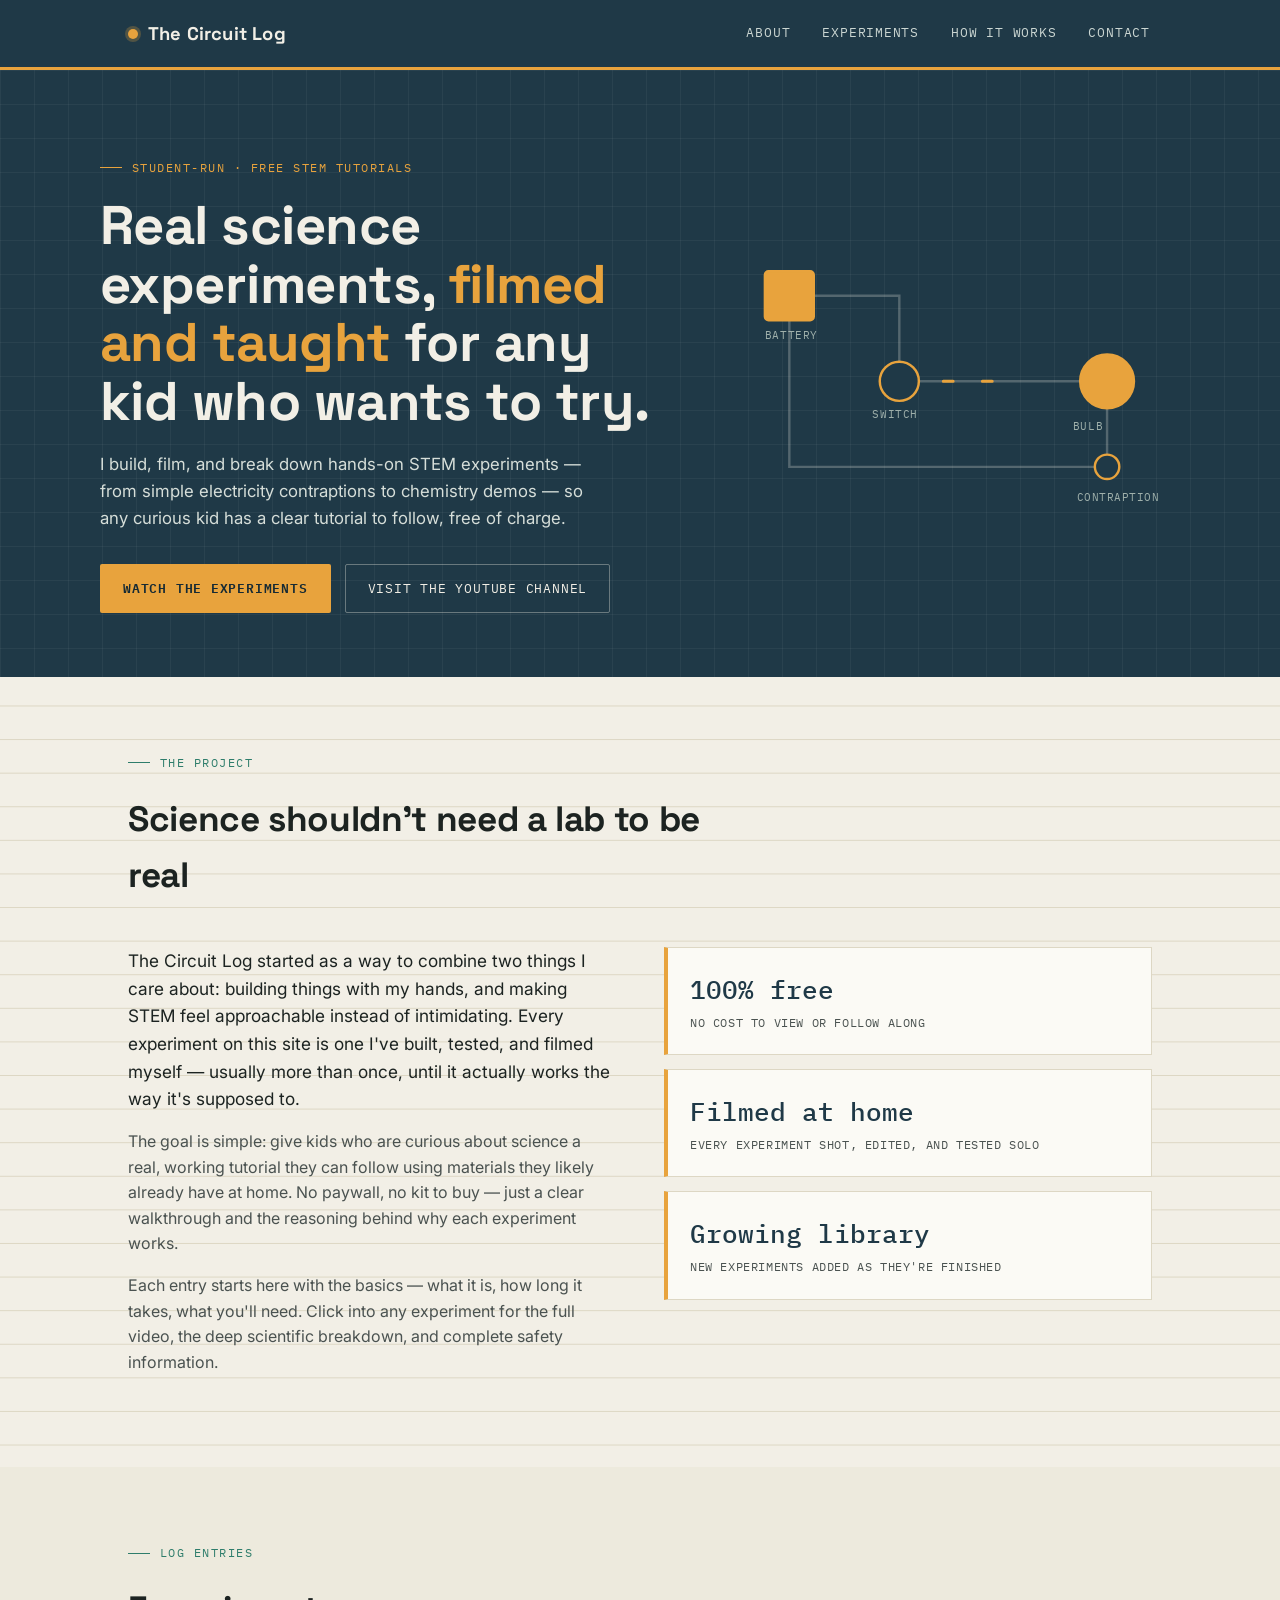
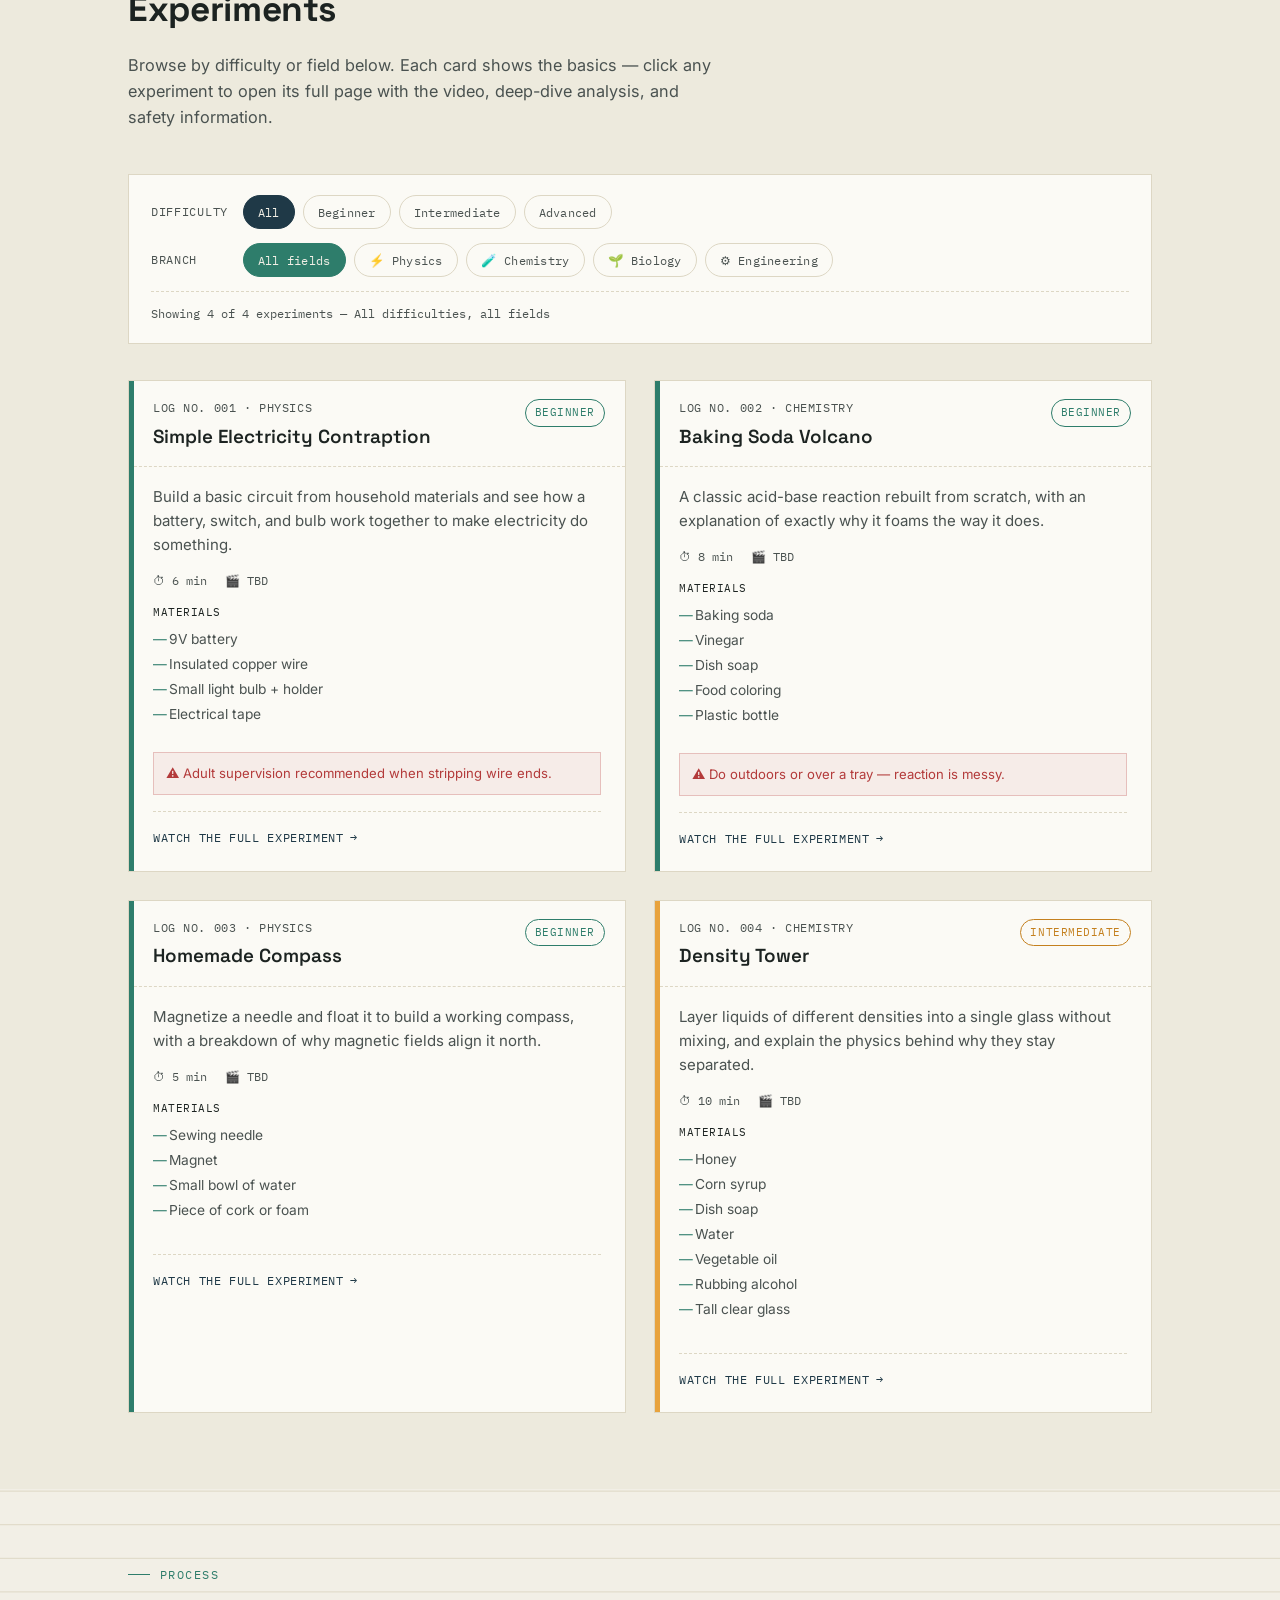
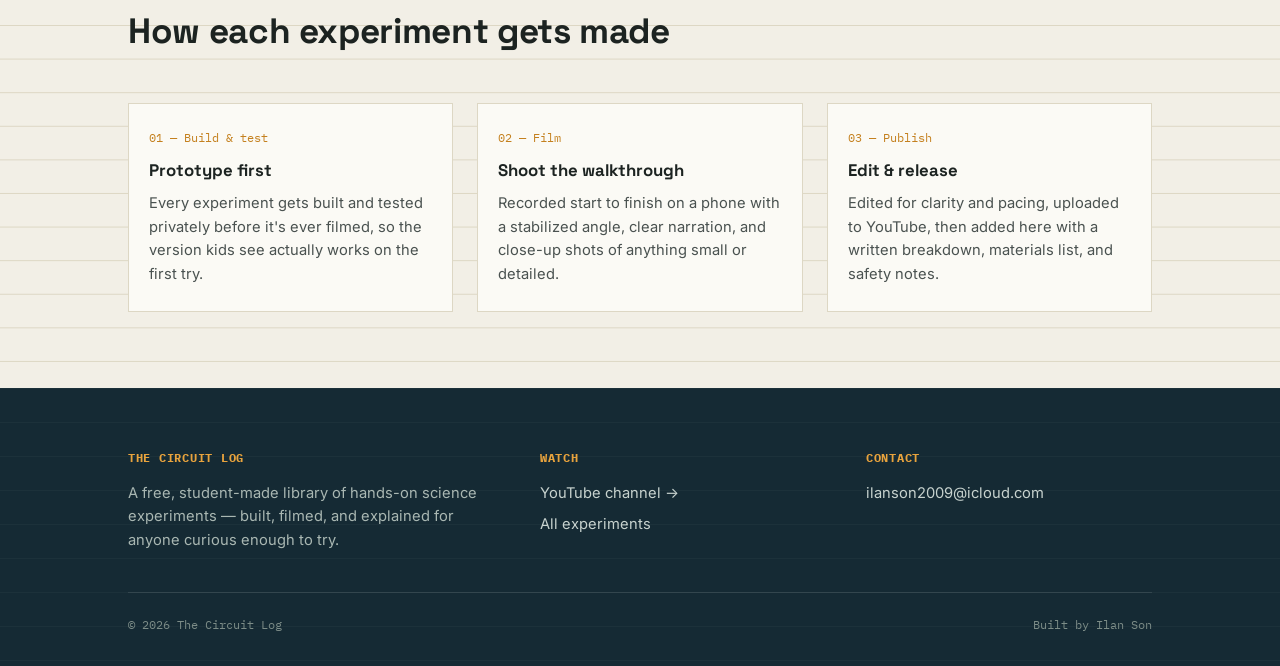
<file: index.html>
<!DOCTYPE html>
<html lang="en">
<head>
<meta charset="UTF-8">
<meta name="viewport" content="width=device-width, initial-scale=1.0">
<title>The Circuit Log — Science Experiments for Curious Kids</title>
<meta name="description" content="Free, hands-on science experiment tutorials filmed and taught by a student, for kids who want to try real STEM at home.">
<link rel="preconnect" href="https://fonts.googleapis.com">
<link rel="preconnect" href="https://fonts.gstatic.com" crossorigin>
<link href="https://fonts.googleapis.com/css2?family=Space+Grotesk:wght@400;500;600;700&family=Inter:wght@400;500;600&family=IBM+Plex+Mono:wght@400;500&display=swap" rel="stylesheet">
<link rel="stylesheet" href="assets/style.css">
</head>
<body>

<header class="site-nav">
  <div class="nav-inner">
    <a href="#top" class="brand"><span class="dot"></span>The Circuit Log</a>
    <button class="nav-toggle" id="navToggle" aria-expanded="false" aria-controls="navLinks">Menu</button>
    <nav class="links" id="navLinks">
      <a href="#about">About</a>
      <a href="#experiments">Experiments</a>
      <a href="#how">How It Works</a>
      <a href="#contact">Contact</a>
    </nav>
  </div>
</header>

<section class="hero" id="top">
  <div class="hero-inner">
    <div>
      <div class="eyebrow">Student-run · free STEM tutorials</div>
      <h1>Real science experiments, <em>filmed and taught</em> for any kid who wants to try.</h1>
      <p class="lede">I build, film, and break down hands-on STEM experiments — from simple electricity contraptions to chemistry demos — so any curious kid has a clear tutorial to follow, free of charge.</p>
      <div class="hero-ctas">
        <a href="#experiments" class="btn btn-primary">Watch the experiments</a>
        <a href="https://www.youtube.com/channel/UC-2XbIqG7p51OJaPaATmr5Q" target="_blank" rel="noopener" class="btn btn-ghost">Visit the YouTube channel</a>
      </div>
    </div>
    <div class="circuit-wrap">
      <svg viewBox="0 0 380 300" xmlns="http://www.w3.org/2000/svg" role="img" aria-label="Animated circuit diagram connecting a battery, switch, and lightbulb">
        <path class="circuit-wire" d="M60,80 H150 V150 H320" />
        <path class="circuit-wire" d="M60,80 V220 H320 V150" />
        <path class="circuit-pulse" d="M60,80 H150 V150 H320 V150 H60 V80" />
        <rect class="circuit-node on" x="40" y="60" width="40" height="40" rx="3"/>
        <text class="circuit-label" x="40" y="115">battery</text>
        <circle class="circuit-node" cx="150" cy="150" r="16"/>
        <text class="circuit-label" x="128" y="180">switch</text>
        <g class="bulb-glow">
          <circle class="circuit-node on" cx="320" cy="150" r="22"/>
        </g>
        <text class="circuit-label" x="292" y="190">bulb</text>
        <circle class="circuit-node" cx="320" cy="220" r="10"/>
        <text class="circuit-label" x="295" y="248">contraption</text>
      </svg>
    </div>
  </div>
</section>

<main>
  <section id="about">
    <div class="wrap">
      <div class="section-head">
        <div class="eyebrow">The project</div>
        <h2>Science shouldn't need a lab to be real</h2>
      </div>
      <div class="about-grid">
        <div class="about-copy">
          <p>The Circuit Log started as a way to combine two things I care about: building things with my hands, and making STEM feel approachable instead of intimidating. Every experiment on this site is one I've built, tested, and filmed myself — usually more than once, until it actually works the way it's supposed to.</p>
          <p>The goal is simple: give kids who are curious about science a real, working tutorial they can follow using materials they likely already have at home. No paywall, no kit to buy — just a clear walkthrough and the reasoning behind why each experiment works.</p>
          <p>Each entry starts here with the basics — what it is, how long it takes, what you'll need. Click into any experiment for the full video, the deep scientific breakdown, and complete safety information.</p>
        </div>
        <div>
          <div class="stat-card">
            <div class="num">100% free</div>
            <div class="label">No cost to view or follow along</div>
          </div>
          <div class="stat-card">
            <div class="num">Filmed at home</div>
            <div class="label">Every experiment shot, edited, and tested solo</div>
          </div>
          <div class="stat-card">
            <div class="num">Growing library</div>
            <div class="label">New experiments added as they're finished</div>
          </div>
        </div>
      </div>
    </div>
  </section>

  <section id="experiments" style="background:#EDEADD;">
    <div class="wrap">
      <div class="section-head">
        <div class="eyebrow">Log entries</div>
        <h2>Experiments</h2>
        <p>Browse by difficulty or field below. Each card shows the basics — click any experiment to open its full page with the video, deep-dive analysis, and safety information.</p>
      </div>

      <div class="filter-block">
        <div class="filter-row">
          <span class="filter-row-label">Difficulty</span>
          <div class="filter-bar" id="difficultyBar" role="tablist" aria-label="Filter by difficulty">
            <button class="filter-btn active" data-difficulty="all">All</button>
            <button class="filter-btn" data-difficulty="beginner">Beginner</button>
            <button class="filter-btn" data-difficulty="intermediate">Intermediate</button>
            <button class="filter-btn" data-difficulty="advanced">Advanced</button>
          </div>
        </div>
        <div class="filter-row">
          <span class="filter-row-label">Branch</span>
          <div class="filter-bar filter-bar-branch" id="disciplineBar" role="tablist" aria-label="Filter by field of science">
            <button class="filter-btn branch-btn active" data-discipline="all">All fields</button>
            <button class="filter-btn branch-btn" data-discipline="physics">⚡ Physics</button>
            <button class="filter-btn branch-btn" data-discipline="chemistry">🧪 Chemistry</button>
            <button class="filter-btn branch-btn" data-discipline="biology">🌱 Biology</button>
            <button class="filter-btn branch-btn" data-discipline="engineering">⚙ Engineering</button>
          </div>
        </div>
        <p class="filter-count" id="filterCount"></p>
      </div>

      <div class="log-grid" id="logGrid"></div>
      <p class="empty-state" id="emptyState" hidden>No experiments in this branch yet — check back soon, or try a different filter.</p>
    </div>
  </section>

  <section id="how">
    <div class="wrap">
      <div class="section-head">
        <div class="eyebrow">Process</div>
        <h2>How each experiment gets made</h2>
      </div>
      <div class="steps">
        <div class="step">
          <div class="tag">01 — Build & test</div>
          <h3>Prototype first</h3>
          <p>Every experiment gets built and tested privately before it's ever filmed, so the version kids see actually works on the first try.</p>
        </div>
        <div class="step">
          <div class="tag">02 — Film</div>
          <h3>Shoot the walkthrough</h3>
          <p>Recorded start to finish on a phone with a stabilized angle, clear narration, and close-up shots of anything small or detailed.</p>
        </div>
        <div class="step">
          <div class="tag">03 — Publish</div>
          <h3>Edit & release</h3>
          <p>Edited for clarity and pacing, uploaded to YouTube, then added here with a written breakdown, materials list, and safety notes.</p>
        </div>
      </div>
    </div>
  </section>
</main>

<footer id="contact">
  <div class="wrap">
    <div class="footer-grid">
      <div>
        <h4>The Circuit Log</h4>
        <p>A free, student-made library of hands-on science experiments — built, filmed, and explained for anyone curious enough to try.</p>
      </div>
      <div>
        <h4>Watch</h4>
        <ul>
          <li><a href="https://www.youtube.com/channel/UC-2XbIqG7p51OJaPaATmr5Q" target="_blank" rel="noopener">YouTube channel →</a></li>
          <li><a href="#experiments">All experiments</a></li>
        </ul>
      </div>
      <div>
        <h4>Contact</h4>
        <ul>
          <li><a href="mailto:ilanson2009@icloud.com">ilanson2009@icloud.com</a></li>
        </ul>
      </div>
    </div>
    <div class="footer-bottom">
      <span>© 2026 The Circuit Log</span>
      <span>Built by Ilan Son</span>
    </div>
  </div>
</footer>

<script src="assets/data.js"></script>
<script src="assets/hub.js"></script>
</body>
</html>
</file>
<file: assets/style.css>
:root{
  --paper:#F2EFE6;
  --paper-line:#DDD7C4;
  --ink:#1C2321;
  --ink-soft:#4A5250;
  --navy:#1F3947;
  --navy-deep:#152A34;
  --spark:#E8A33D;
  --spark-deep:#C4801E;
  --circuit:#2E7D6B;
  --safety:#B33A3A;
  --display:'Space Grotesk', sans-serif;
  --body:'Inter', sans-serif;
  --mono:'IBM Plex Mono', monospace;
  --radius:2px;
}

*{box-sizing:border-box; margin:0; padding:0;}

html{scroll-behavior:smooth;}

body{
  background:var(--paper);
  color:var(--ink);
  font-family:var(--body);
  line-height:1.6;
  background-image: linear-gradient(var(--paper-line) 1px, transparent 1px);
  background-size: 100% 2.1em;
}

a{color:inherit;}
img, iframe{max-width:100%; display:block;}

:focus-visible{ outline:3px solid var(--spark); outline-offset:2px; }

.wrap{ max-width:1080px; margin:0 auto; padding:0 28px; }

/* ---------- NAV ---------- */
header.site-nav{
  position:sticky; top:0; z-index:50;
  background:var(--navy);
  border-bottom:3px solid var(--spark);
}
.nav-inner{
  display:flex; align-items:center; justify-content:space-between;
  padding:16px 28px; max-width:1080px; margin:0 auto;
}
.brand{
  font-family:var(--display); font-weight:700; font-size:1.15rem;
  color:var(--paper); letter-spacing:0.01em;
  display:flex; align-items:center; gap:10px;
  text-decoration:none;
}
.brand .dot{
  width:10px; height:10px; background:var(--spark); border-radius:50%;
  box-shadow:0 0 0 3px rgba(232,163,61,0.25);
}
nav.links{
  display:flex; gap:28px;
  font-family:var(--mono); font-size:0.82rem;
  text-transform:uppercase; letter-spacing:0.06em;
}
nav.links a{
  text-decoration:none; color:#CBD6D2; padding:6px 2px;
  border-bottom:2px solid transparent;
  transition:color .15s ease, border-color .15s ease;
}
nav.links a:hover{ color:var(--paper); border-color:var(--spark); }
.nav-toggle{ display:none; }

/* ---------- HERO (hub) ---------- */
.hero{
  background:var(--navy);
  background-image:
    linear-gradient(rgba(255,255,255,0.045) 1px, transparent 1px),
    linear-gradient(90deg, rgba(255,255,255,0.045) 1px, transparent 1px);
  background-size: 34px 34px;
  color:var(--paper);
  padding:88px 28px 64px;
  overflow:hidden;
}
.hero-inner{
  max-width:1080px; margin:0 auto;
  display:grid; grid-template-columns:1.1fr 0.9fr; gap:48px; align-items:center;
}
.eyebrow{
  font-family:var(--mono); font-size:0.78rem; letter-spacing:0.12em;
  text-transform:uppercase; color:var(--spark);
  display:flex; align-items:center; gap:10px; margin-bottom:18px;
}
.eyebrow::before{ content:""; width:22px; height:1px; background:var(--spark); }
.hero h1{
  font-family:var(--display); font-weight:700;
  font-size:clamp(2.2rem, 4.4vw, 3.4rem); line-height:1.08; letter-spacing:-0.01em;
}
.hero h1 em{ font-style:normal; color:var(--spark); }
.hero p.lede{ margin-top:20px; font-size:1.05rem; color:#D6DED9; max-width:46ch; }
.hero-ctas{ margin-top:32px; display:flex; gap:14px; flex-wrap:wrap; }

.btn{
  font-family:var(--mono); font-size:0.82rem; text-transform:uppercase;
  letter-spacing:0.06em; text-decoration:none; padding:13px 22px;
  border-radius:var(--radius); display:inline-block; border:1.5px solid transparent;
  transition:transform .12s ease, background .15s ease;
}
.btn-primary{ background:var(--spark); color:var(--navy-deep); font-weight:600; }
.btn-primary:hover{ background:#F0B458; transform:translateY(-1px); }
.btn-ghost{ border-color:rgba(242,239,230,0.35); color:var(--paper); }
.btn-ghost:hover{ border-color:var(--paper); }
.btn-outline-navy{ border-color:var(--navy); color:var(--navy); }
.btn-outline-navy:hover{ background:var(--navy); color:var(--paper); }

/* circuit signature */
.circuit-wrap{ position:relative; }
.circuit-wrap svg{ width:100%; height:auto; }
.circuit-node{ fill:var(--navy); stroke:var(--spark); stroke-width:2; }
.circuit-node.on{ fill:var(--spark); }
.circuit-wire{ fill:none; stroke:rgba(242,239,230,0.25); stroke-width:2; }
.circuit-pulse{
  fill:none; stroke:var(--spark); stroke-width:2.5; stroke-linecap:round;
  stroke-dasharray:8 220; stroke-dashoffset:0;
  animation:pulse-travel 4.5s linear infinite;
}
.circuit-label{
  font-family:var(--mono); font-size:9px; fill:#9FB0AB;
  text-transform:uppercase; letter-spacing:0.05em;
}
@keyframes pulse-travel{ from{ stroke-dashoffset:0; } to{ stroke-dashoffset:-460; } }
.bulb-glow{ animation:glow 2.4s ease-in-out infinite; transform-origin:center; }
@keyframes glow{ 0%,100%{ opacity:0.55; } 50%{ opacity:1; } }

@media (prefers-reduced-motion:reduce){
  .circuit-pulse{ animation:none; }
  .bulb-glow{ animation:none; }
  html{ scroll-behavior:auto; }
}

/* ---------- SECTION shared ---------- */
section{ padding:76px 0; }
.section-head{ margin-bottom:44px; max-width:60ch; }
.section-head .eyebrow{ color:var(--circuit); }
.section-head .eyebrow::before{ background:var(--circuit); }
.section-head h2{
  font-family:var(--display); font-weight:700;
  font-size:clamp(1.6rem, 3vw, 2.2rem); letter-spacing:-0.01em;
}
.section-head p{ margin-top:14px; color:var(--ink-soft); font-size:1.02rem; }

/* ---------- ABOUT ---------- */
.about-grid{ display:grid; grid-template-columns:1fr 1fr; gap:48px; align-items:start; }
.about-copy p{ margin-bottom:16px; color:var(--ink-soft); }
.about-copy p:first-child{ color:var(--ink); font-size:1.08rem; }
.stat-card{
  background:#FBFAF5; border:1px solid var(--paper-line);
  border-left:4px solid var(--spark); padding:22px 22px; margin-bottom:14px;
}
.stat-card .num{ font-family:var(--mono); font-size:1.6rem; font-weight:500; color:var(--navy); }
.stat-card .label{
  font-family:var(--mono); font-size:0.75rem; text-transform:uppercase;
  letter-spacing:0.05em; color:var(--ink-soft); margin-top:2px;
}

/* ---------- FILTER BAR ---------- */
.filter-block{
  border:1px solid var(--paper-line); background:#FBFAF5;
  padding:20px 22px; margin-bottom:36px;
}
.filter-row{ display:flex; align-items:center; gap:16px; flex-wrap:wrap; }
.filter-row + .filter-row{ margin-top:14px; }
.filter-row-label{
  font-family:var(--mono); font-size:0.72rem; text-transform:uppercase;
  letter-spacing:0.06em; color:var(--ink-soft); width:76px; flex-shrink:0;
}
.filter-bar{ display:flex; gap:8px; flex-wrap:wrap; }
.filter-btn{
  font-family:var(--mono); font-size:0.78rem; letter-spacing:0.02em;
  background:transparent; border:1.5px solid var(--paper-line); color:var(--ink-soft);
  padding:8px 14px; border-radius:20px; cursor:pointer; transition:all .15s ease;
}
.filter-btn:hover{ border-color:var(--circuit); color:var(--ink); }
.filter-btn.active{ background:var(--navy); border-color:var(--navy); color:var(--paper); }
.filter-bar-branch .filter-btn.active{ background:var(--circuit); border-color:var(--circuit); }
.filter-count{
  margin-top:14px; font-family:var(--mono); font-size:0.75rem; color:var(--ink-soft);
  border-top:1px dashed var(--paper-line); padding-top:12px;
}
.empty-state{
  text-align:center; padding:48px 20px; color:var(--ink-soft);
  font-family:var(--mono); font-size:0.88rem; border:1px dashed var(--paper-line);
}

/* ---------- HUB CARDS (simplified — facts only, click through for more) ---------- */
.log-grid{ display:grid; grid-template-columns:repeat(2, 1fr); gap:28px; }
.log-card{
  background:#FBFAF5; border:1px solid var(--paper-line);
  position:relative; display:flex; flex-direction:column;
  text-decoration:none; color:var(--ink);
  transition:border-color .15s ease, transform .15s ease;
}
.log-card:hover{ border-color:var(--circuit); transform:translateY(-2px); }
.log-card::before{
  content:""; position:absolute; left:0; top:0; bottom:0; width:5px; background:var(--circuit);
}
.log-card.difficulty-beginner::before{ background:var(--circuit); }
.log-card.difficulty-intermediate::before{ background:var(--spark); }
.log-card.difficulty-advanced::before{ background:var(--safety); }
.log-head{
  padding:18px 20px 14px 24px; display:flex; justify-content:space-between;
  align-items:flex-start; gap:10px; border-bottom:1px dashed var(--paper-line);
}
.log-no{
  font-family:var(--mono); font-size:0.72rem; color:var(--ink-soft);
  text-transform:uppercase; letter-spacing:0.05em;
}
.log-title{ font-family:var(--display); font-weight:600; font-size:1.18rem; margin-top:4px; }
.badge{
  font-family:var(--mono); font-size:0.68rem; text-transform:uppercase;
  letter-spacing:0.05em; padding:4px 9px; border-radius:20px;
  white-space:nowrap; border:1px solid currentColor;
}
.badge-beginner{ color:var(--circuit); }
.badge-intermediate{ color:var(--spark-deep); }
.badge-advanced{ color:var(--safety); }

.log-body{ padding:18px 24px 22px; flex:1; display:flex; flex-direction:column; }
.log-body p.desc{ color:var(--ink-soft); font-size:0.94rem; margin-bottom:14px; }

.meta-row{
  display:flex; gap:18px; font-family:var(--mono); font-size:0.75rem;
  color:var(--ink-soft); margin-bottom:14px; flex-wrap:wrap;
}
.meta-row span{ display:flex; align-items:center; gap:5px; }

.materials{ font-size:0.86rem; margin-bottom:14px; }
.materials-label{
  font-family:var(--mono); font-size:0.7rem; text-transform:uppercase;
  letter-spacing:0.05em; color:var(--ink); margin-bottom:6px;
}
.materials ul{ list-style:none; }
.materials li{ padding-left:16px; position:relative; color:var(--ink-soft); margin-bottom:3px; }
.materials li::before{ content:"—"; position:absolute; left:0; color:var(--circuit); }

.safety-note{
  margin-top:10px;
  background:rgba(179,58,58,0.07); border:1px solid rgba(179,58,58,0.25);
  color:var(--safety); font-size:0.82rem; padding:10px 12px; display:flex; gap:8px;
}

.card-cta{
  margin-top:auto; padding-top:16px;
  font-family:var(--mono); font-size:0.78rem; text-transform:uppercase;
  letter-spacing:0.05em; color:var(--navy);
  display:flex; align-items:center; gap:6px;
  border-top:1px dashed var(--paper-line); margin-top:16px;
}
.log-card:hover .card-cta{ color:var(--circuit); }
.card-cta .arrow{ transition:transform .15s ease; }
.log-card:hover .card-cta .arrow{ transform:translateX(4px); }

/* ---------- HOW IT WORKS ---------- */
.steps{ display:grid; grid-template-columns:repeat(3, 1fr); gap:24px; }
.step{ background:#FBFAF5; border:1px solid var(--paper-line); padding:24px 20px; }
.step .tag{ font-family:var(--mono); font-size:0.75rem; color:var(--spark-deep); margin-bottom:10px; }
.step h3{ font-family:var(--display); font-size:1.05rem; margin-bottom:8px; }
.step p{ color:var(--ink-soft); font-size:0.92rem; }

/* ---------- FOOTER / CONTACT ---------- */
footer{
  background:var(--navy-deep); color:#C7D2CE; padding:60px 0 32px;
  background-image: linear-gradient(rgba(255,255,255,0.03) 1px, transparent 1px);
  background-size:100% 34px;
}
.footer-grid{ display:grid; grid-template-columns:1.3fr 1fr 1fr; gap:40px; margin-bottom:40px; }
footer h4{
  font-family:var(--mono); font-size:0.78rem; text-transform:uppercase;
  letter-spacing:0.06em; color:var(--spark); margin-bottom:14px;
}
footer p{ color:#A9B7B2; font-size:0.92rem; }
footer a{ text-decoration:none; color:#C7D2CE; }
footer a:hover{ color:var(--spark); }
footer ul{ list-style:none; }
footer li{ margin-bottom:8px; font-size:0.92rem; }
.footer-bottom{
  border-top:1px solid rgba(255,255,255,0.1); padding-top:22px;
  font-family:var(--mono); font-size:0.75rem; color:#7C8C87;
  display:flex; justify-content:space-between; flex-wrap:wrap; gap:10px;
}

/* =========================================================================
   DETAIL PAGE — larger, more sophisticated single-experiment layout
   ========================================================================= */

.detail-nav{
  position:sticky; top:57px; z-index:40;
  background:#EDEADD; border-bottom:1px solid var(--paper-line);
}
.detail-jump-wrap{ background:#EDEADD; border-bottom:1px solid var(--paper-line); }
.detail-nav .wrap{ display:flex; align-items:center; justify-content:space-between; gap:20px; padding:14px 28px; }
.back-link{
  font-family:var(--mono); font-size:0.78rem; text-transform:uppercase;
  letter-spacing:0.05em; text-decoration:none; color:var(--ink-soft);
  display:flex; align-items:center; gap:8px;
  transition:color .15s ease;
}
.back-link:hover{ color:var(--navy); }
.detail-jump{ display:flex; gap:22px; font-family:var(--mono); font-size:0.76rem; text-transform:uppercase; letter-spacing:0.05em; }
.detail-jump a{ text-decoration:none; color:var(--ink-soft); }
.detail-jump a:hover{ color:var(--circuit); }

.detail-hero{
  background:var(--navy);
  background-image:
    linear-gradient(rgba(255,255,255,0.045) 1px, transparent 1px),
    linear-gradient(90deg, rgba(255,255,255,0.045) 1px, transparent 1px);
  background-size: 34px 34px;
  color:var(--paper);
  padding:64px 28px 56px;
}
.detail-hero .wrap{ max-width:900px; }
.detail-meta-badges{ display:flex; gap:10px; align-items:center; margin-bottom:20px; flex-wrap:wrap; }
.detail-badge{
  font-family:var(--mono); font-size:0.72rem; text-transform:uppercase;
  letter-spacing:0.05em; padding:5px 12px; border-radius:20px; border:1px solid currentColor;
}
.detail-badge-beginner{ color:#7FD4B0; }
.detail-badge-intermediate{ color:var(--spark); }
.detail-badge-advanced{ color:#F0938E; }
.detail-hero h1{
  font-family:var(--display); font-weight:700;
  font-size:clamp(2.4rem, 5.5vw, 4rem); line-height:1.04; letter-spacing:-0.015em;
}
.detail-hero .lede{ margin-top:22px; font-size:1.15rem; color:#D6DED9; max-width:62ch; }
.detail-meta-row{
  margin-top:28px; display:flex; gap:28px; flex-wrap:wrap;
  font-family:var(--mono); font-size:0.82rem; color:#9FB0AB;
}
.detail-meta-row span{ display:flex; align-items:center; gap:7px; }

.detail-section{ padding:80px 0; }
.detail-section.alt{ background:#EDEADD; }
.detail-section .wrap{ max-width:900px; }

.detail-section-label{
  font-family:var(--mono); font-size:0.78rem; text-transform:uppercase;
  letter-spacing:0.1em; color:var(--circuit); margin-bottom:16px;
  display:flex; align-items:center; gap:10px;
}
.detail-section-label::before{ content:""; width:26px; height:1px; background:var(--circuit); }
.detail-section h2{
  font-family:var(--display); font-weight:700;
  font-size:clamp(1.9rem, 3.6vw, 2.6rem); letter-spacing:-0.01em; margin-bottom:20px;
}
.detail-lead-text{ font-size:1.08rem; color:var(--ink-soft); max-width:68ch; margin-bottom:36px; }

/* video */
.detail-video-frame{
  position:relative; width:100%; aspect-ratio:16/9;
  background:var(--navy-deep); border:1px solid var(--paper-line);
}
.detail-video-frame iframe{ width:100%; height:100%; border:0; }
.detail-video-placeholder{
  position:absolute; inset:0; display:flex; flex-direction:column;
  align-items:center; justify-content:center; gap:10px;
  color:#7C8C87; font-family:var(--mono); font-size:0.85rem; text-align:center; padding:16px;
}

/* deep-dive hotspot image, larger */
.detail-analysis-grid{ display:grid; grid-template-columns:1.2fr 1fr; gap:32px; align-items:start; }
.hotspot-image-wrap{
  position:relative; width:100%; aspect-ratio:4/3;
  background:var(--navy-deep); border:1px solid var(--paper-line); overflow:hidden;
}
.hotspot-image-wrap img{ width:100%; height:100%; object-fit:cover; }
.hotspot-placeholder{
  position:absolute; inset:0; display:flex; align-items:center; justify-content:center;
  color:#7C8C87; font-family:var(--mono); font-size:0.78rem; text-align:center; padding:20px;
}
.hotspot{
  position:absolute; width:30px; height:30px; margin-left:-15px; margin-top:-15px;
  border-radius:50%; background:var(--spark); color:var(--navy-deep);
  border:2px solid var(--paper); font-family:var(--mono); font-weight:600; font-size:0.86rem;
  cursor:pointer; display:flex; align-items:center; justify-content:center;
  padding:0; line-height:1; transition:transform .12s ease;
}
.hotspot:hover, .hotspot:focus-visible{ transform:scale(1.15); }
.hotspot.selected{ background:var(--circuit); color:var(--paper); }

.hotspot-detail-panel{
  background:#FBFAF5; border:1px solid var(--paper-line); border-left:4px solid var(--spark);
  padding:24px 26px; min-height:220px; display:flex; flex-direction:column; justify-content:center;
}
.hotspot-detail-panel strong{
  font-family:var(--display); color:var(--ink); display:block;
  margin-bottom:10px; font-size:1.15rem;
}
.hotspot-detail-panel p{ color:var(--ink-soft); font-size:0.98rem; line-height:1.65; }
.hotspot-hint{ font-family:var(--mono); font-size:0.78rem; color:var(--ink-soft); }
.hotspot-list{
  margin-top:18px; display:flex; flex-direction:column; gap:8px;
}
.hotspot-list-item{
  display:flex; align-items:center; gap:10px;
  font-family:var(--mono); font-size:0.78rem; color:var(--ink-soft);
  background:transparent; border:1px solid var(--paper-line); cursor:pointer;
  padding:8px 12px; text-align:left; transition:border-color .15s ease, color .15s ease;
}
.hotspot-list-item:hover, .hotspot-list-item.selected{ border-color:var(--circuit); color:var(--ink); }
.hotspot-list-item .num{
  width:20px; height:20px; border-radius:50%; background:var(--spark); color:var(--navy-deep);
  font-weight:600; display:flex; align-items:center; justify-content:center; flex-shrink:0; font-size:0.7rem;
}

/* safety detail, larger */
.safety-columns{ display:grid; grid-template-columns:repeat(3, 1fr); gap:18px; }
.safety-col{ background:#FBFAF5; border:1px solid var(--paper-line); padding:22px 22px; }
.safety-col.emergency{ background:rgba(179,58,58,0.06); border-color:rgba(179,58,58,0.3); }
.safety-col h5{
  font-family:var(--mono); font-size:0.78rem; text-transform:uppercase;
  letter-spacing:0.04em; margin-bottom:14px;
}
.safety-col:not(.emergency) h5{ color:var(--ink); }
.safety-col.emergency h5{ color:var(--safety); }
.safety-col ul{ list-style:none; }
.safety-col li{
  font-size:0.92rem; color:var(--ink-soft); padding-left:16px; position:relative;
  margin-bottom:10px; line-height:1.55;
}
.safety-col li::before{ content:"—"; position:absolute; left:0; }
.safety-col:not(.emergency) li::before{ color:var(--circuit); }
.safety-col.emergency li::before{ color:var(--safety); }

/* materials sourcing table, larger */
.sourcing-table{ width:100%; border-collapse:collapse; font-size:0.94rem; }
.sourcing-table th{
  font-family:var(--mono); font-size:0.74rem; text-transform:uppercase;
  letter-spacing:0.05em; text-align:left; color:var(--ink-soft);
  padding:10px 14px; border-bottom:1px solid var(--paper-line);
}
.sourcing-table td{
  padding:14px 14px; border-bottom:1px solid var(--paper-line);
  color:var(--ink-soft); vertical-align:top;
}
.sourcing-table td:first-child{ color:var(--ink); font-weight:500; white-space:nowrap; }

/* prev/next footer nav */
.detail-pager{
  display:grid; grid-template-columns:1fr 1fr; gap:20px;
}
.pager-link{
  display:block; text-decoration:none; border:1px solid var(--paper-line);
  background:#FBFAF5; padding:22px 24px; transition:border-color .15s ease;
}
.pager-link:hover{ border-color:var(--circuit); }
.pager-link .pager-dir{
  font-family:var(--mono); font-size:0.72rem; text-transform:uppercase;
  letter-spacing:0.06em; color:var(--ink-soft); margin-bottom:8px;
}
.pager-link .pager-title{ font-family:var(--display); font-weight:600; font-size:1.1rem; color:var(--ink); }
.pager-link.next{ text-align:right; }

/* ---------- RESPONSIVE ---------- */
@media (max-width: 860px){
  .hero-inner{ grid-template-columns:1fr; }
  .about-grid{ grid-template-columns:1fr; }
  .log-grid{ grid-template-columns:1fr; }
  .steps{ grid-template-columns:1fr; }
  .footer-grid{ grid-template-columns:1fr; gap:28px; }
  .detail-analysis-grid{ grid-template-columns:1fr; }
  .safety-columns{ grid-template-columns:1fr; }
  .detail-pager{ grid-template-columns:1fr; }
  .pager-link.next{ text-align:left; }
  .detail-jump{ display:none; }
  nav.links{
    position:fixed; top:64px; left:0; right:0; background:var(--navy);
    flex-direction:column; padding:18px 28px 24px; gap:16px;
    transform:translateY(-120%); transition:transform .2s ease;
    border-bottom:3px solid var(--spark);
  }
  nav.links.open{ transform:translateY(0); }
  .nav-toggle{
    display:block; background:none; border:none; color:var(--paper);
    font-family:var(--mono); font-size:0.8rem; text-transform:uppercase; cursor:pointer;
  }
}
</file>
